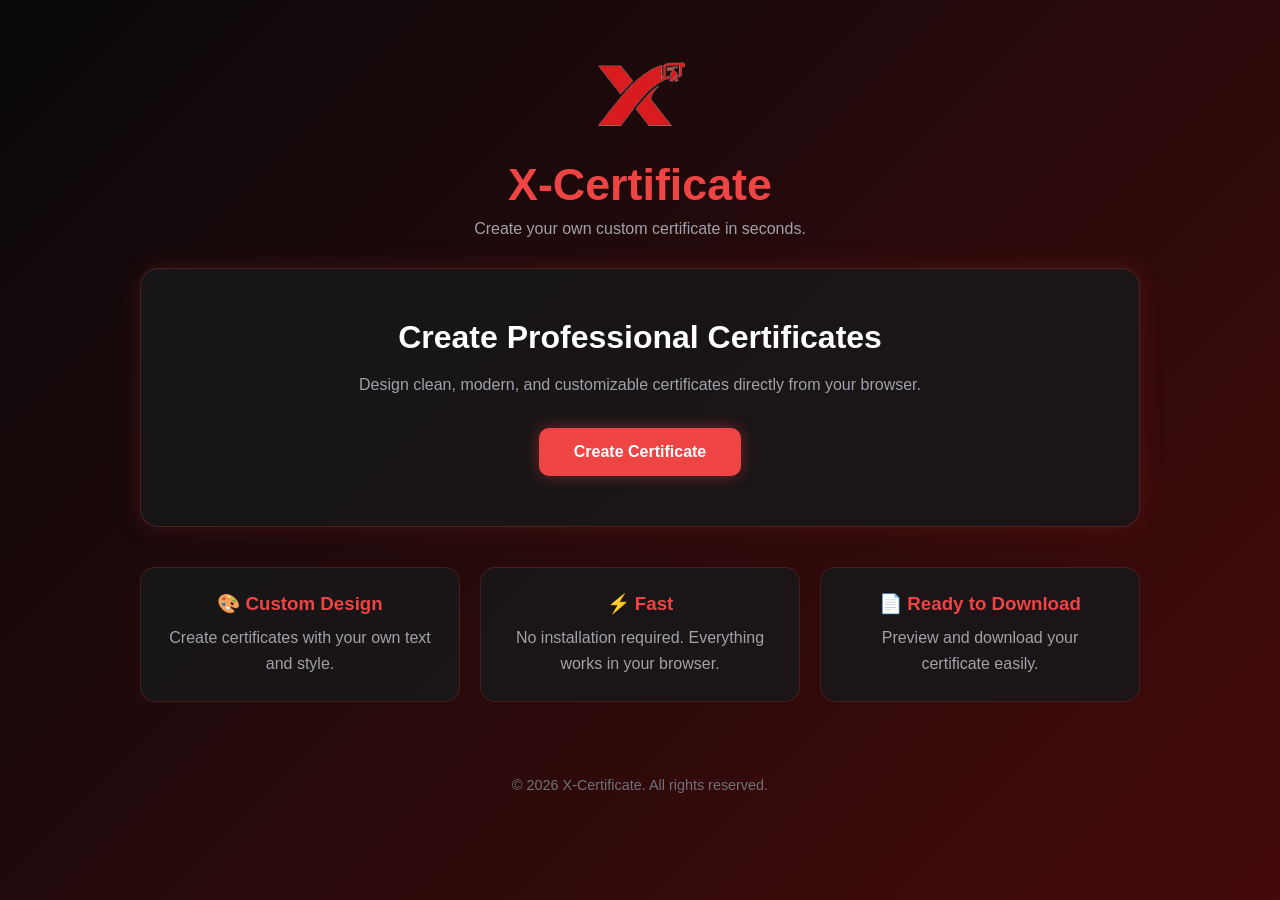
<file: index.html>
<!DOCTYPE html>
<html lang="en">
<head>
  <meta charset="UTF-8">
  <meta name="viewport" content="width=device-width, initial-scale=1.0">
  <title>X-Certificate</title>

  <meta name="description" content="Create beautiful custom certificates online with X-Certificate.">
  <meta name="theme-color" content="#0f172a">

  <link rel="icon" type="image/png" href="xc.png">
  <link rel="stylesheet" href="index.css">
</head>
<body>

  <header>
    <img src="xc.png" alt="X-Certificate Logo" class="logo">

    <h1>X-Certificate</h1>

    <p class="subtitle">
      Create your own custom certificate in seconds.
    </p>
  </header>

  <main>

    <section class="hero">

      <h2>Create Professional Certificates</h2>

      <p>
        Design clean, modern, and customizable certificates directly from your browser.
      </p>

      <a href="editor.html" class="start-btn">
        Create Certificate
      </a>

    </section>

    <section class="features">

      <div class="feature">
        <h3>🎨 Custom Design</h3>
        <p>Create certificates with your own text and style.</p>
      </div>

      <div class="feature">
        <h3>⚡ Fast</h3>
        <p>No installation required. Everything works in your browser.</p>
      </div>

      <div class="feature">
        <h3>📄 Ready to Download</h3>
        <p>Preview and download your certificate easily.</p>
      </div>

    </section>

  </main>

  <footer>
    <p>© 2026 X-Certificate. All rights reserved.</p>
  </footer>

  <script src="index.js"></script>

</body>
</html>
</file>
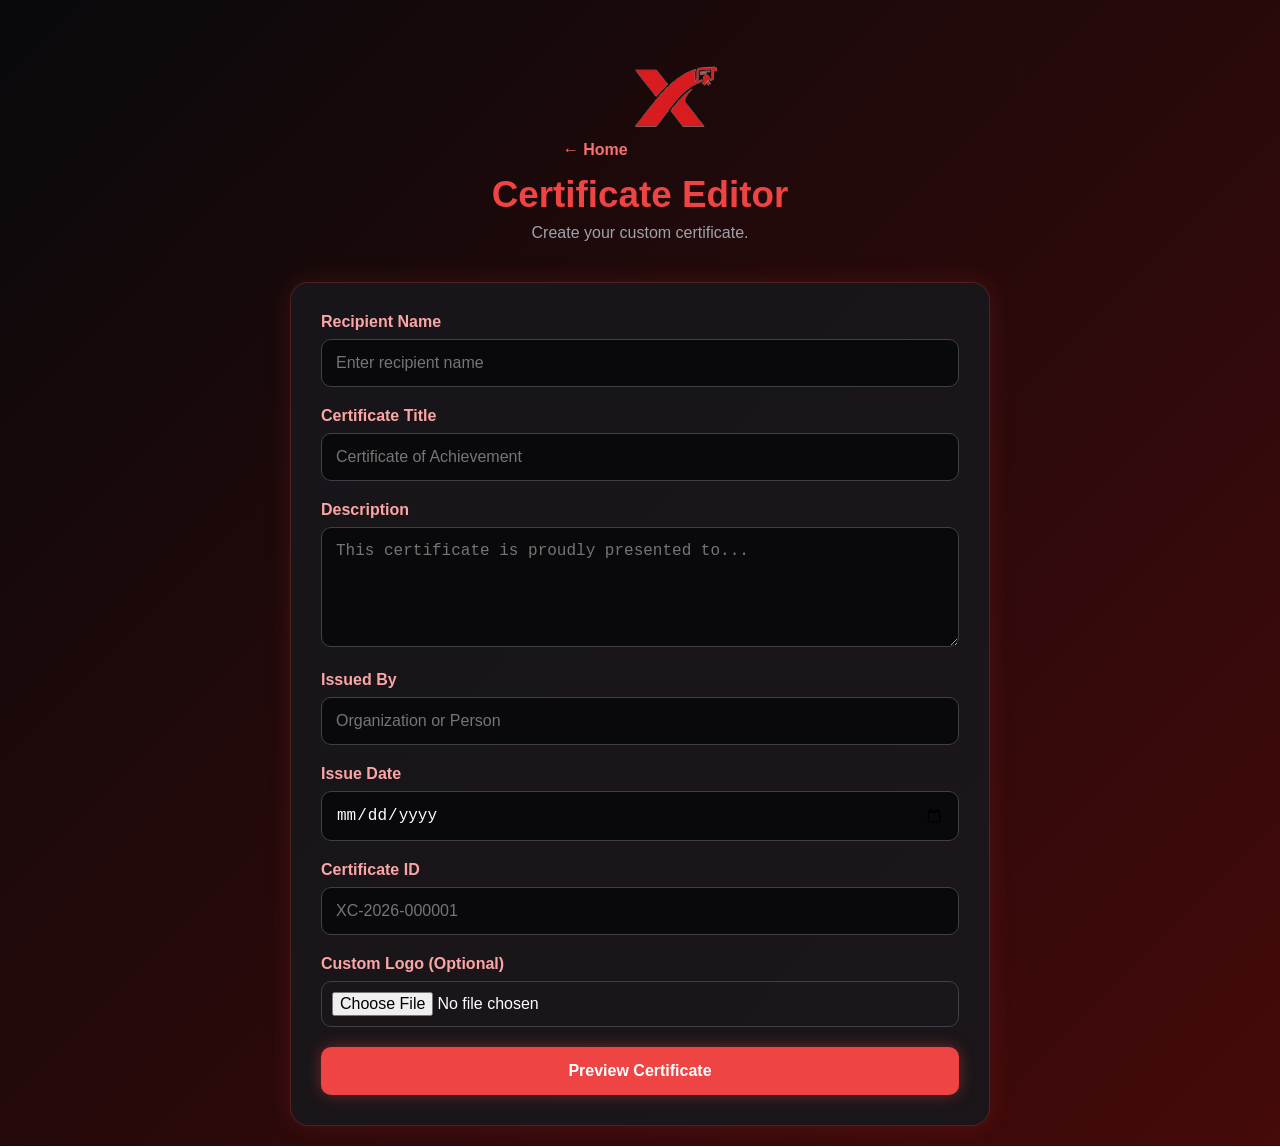
<file: download.html>
<!DOCTYPE html>
<html lang="en">
<head>
  <meta charset="UTF-8">
  <meta name="viewport" content="width=device-width, initial-scale=1.0">
  <title>Download Certificate • X-Certificate</title>

  <link rel="icon" type="image/png" href="xc.png">
  <link rel="stylesheet" href="download.css">
</head>
<body>

  <header>
    <a href="preview.html" class="back-btn">← Back to Preview</a>

    <img src="xc.png" alt="X-Certificate Logo" class="logo">

    <h1>Download Certificate</h1>

    <p>Your certificate is ready to download.</p>
  </header>

  <main>

    <section class="download-card">

      <img src="xc.png" alt="Certificate Logo" class="certificate-logo">

      <h2 id="downloadTitle">Certificate of Achievement</h2>

      <p>
        Your custom certificate has been generated successfully.
      </p>

      <div class="certificate-info">
        <p><strong>Recipient:</strong> <span id="downloadName">Recipient Name</span></p>
        <p><strong>Certificate ID:</strong> <span id="downloadId">XC-2026-000001</span></p>
        <p><strong>Issue Date:</strong> <span id="downloadDate">YYYY-MM-DD</span></p>
      </div>

      <div class="download-buttons">
        <button id="downloadPng">Download PNG</button>
        <button id="downloadPdf">Download PDF</button>
      </div>

      <br>

      <a href="index.html" class="home-btn">
        Back to Home
      </a>

    </section>

  </main>

  <script src="download.js"></script>

</body>
</html>
</file>
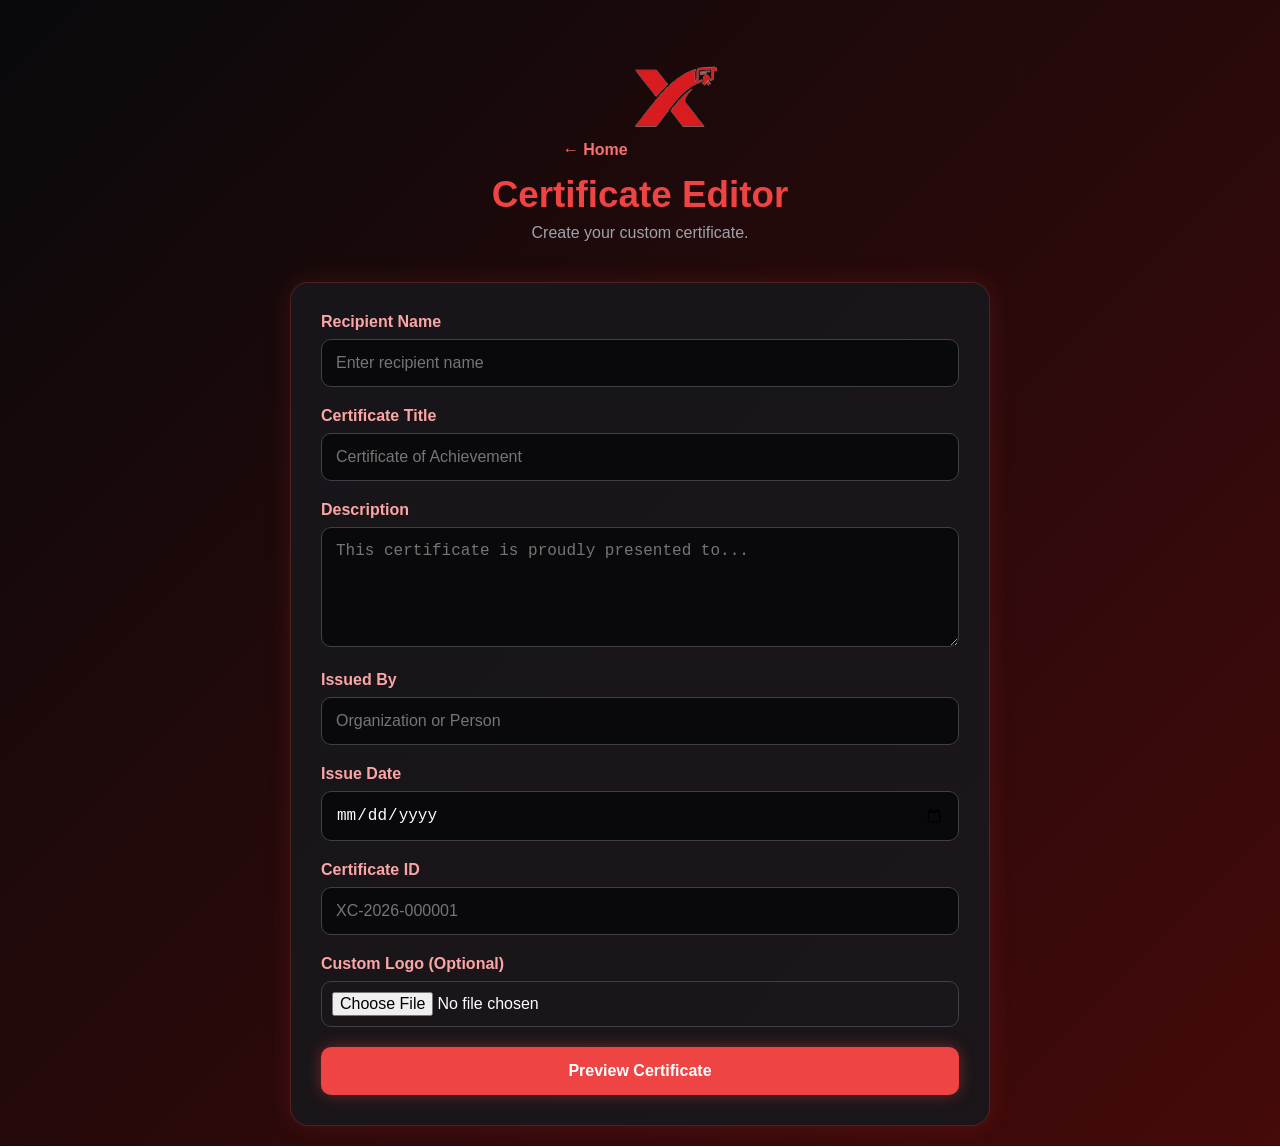
<file: editor.html>
<!DOCTYPE html>
<html lang="en">
<head>
  <meta charset="UTF-8">
  <meta name="viewport" content="width=device-width, initial-scale=1.0">
  <title>Certificate Editor • X-Certificate</title>

  <link rel="icon" type="image/png" href="xc.png">
  <link rel="stylesheet" href="editor.css">
</head>
<body>

  <header>
    <a href="index.html" class="back-btn">← Home</a>

    <img src="xc.png" alt="X-Certificate Logo" class="logo">

    <h1>Certificate Editor</h1>

    <p>Create your custom certificate.</p>
  </header>

  <main>

    <form id="certificateForm">

      <div class="form-group">
        <label for="recipientName">Recipient Name</label>
        <input
          type="text"
          id="recipientName"
          placeholder="Enter recipient name"
          required
        >
      </div>

      <div class="form-group">
        <label for="certificateTitle">Certificate Title</label>
        <input
          type="text"
          id="certificateTitle"
          placeholder="Certificate of Achievement"
          required
        >
      </div>

      <div class="form-group">
        <label for="description">Description</label>
        <textarea
          id="description"
          rows="4"
          placeholder="This certificate is proudly presented to..."
          required
        ></textarea>
      </div>

      <div class="form-group">
        <label for="issuer">Issued By</label>
        <input
          type="text"
          id="issuer"
          placeholder="Organization or Person"
          required
        >
      </div>

      <div class="form-group">
        <label for="date">Issue Date</label>
        <input
          type="date"
          id="date"
          required
        >
      </div>

      <div class="form-group">
        <label for="certificateId">Certificate ID</label>
        <input
          type="text"
          id="certificateId"
          placeholder="XC-2026-000001"
        >
      </div>

      <div class="form-group">
        <label for="logoUpload">Custom Logo (Optional)</label>
        <input
          type="file"
          id="logoUpload"
          accept="image/*"
        >
      </div>

      <button type="submit" class="preview-btn">
        Preview Certificate
      </button>

    </form>

  </main>

  <script src="editor.js"></script>

</body>
</html>
</file>
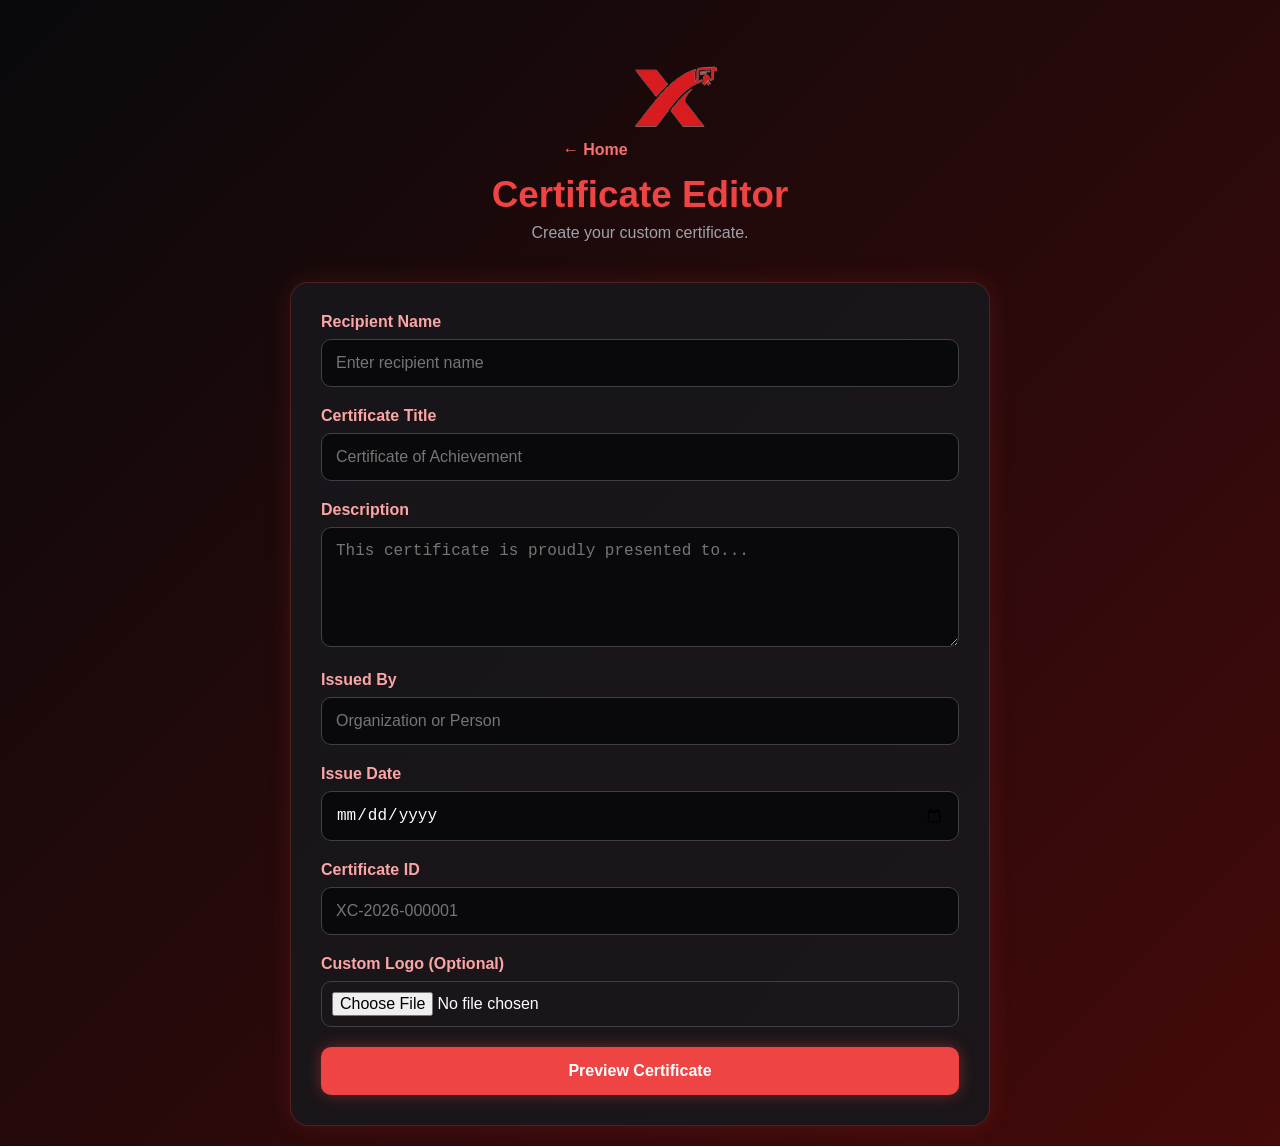
<file: preview.html>
<!DOCTYPE html>
<html lang="en">
<head>
  <meta charset="UTF-8">
  <meta name="viewport" content="width=device-width, initial-scale=1.0">
  <title>Certificate Preview • X-Certificate</title>

  <link rel="icon" type="image/png" href="xc.png">
  <link rel="stylesheet" href="preview.css">
</head>
<body>

  <header>
    <a href="editor.html" class="back-btn">← Back to Editor</a>

    <img src="xc.png" alt="X-Certificate Logo" class="logo">

    <h1>Certificate Preview</h1>

    <p>Preview your custom certificate before downloading.</p>
  </header>

  <main>

    <section class="certificate">

      <div class="certificate-header">
        <img src="xc.png" alt="Logo" class="certificate-logo">

        <h2 id="previewTitle">Certificate of Achievement</h2>
      </div>

      <p class="presented-text">
        This certificate is proudly presented to
      </p>

      <h1 id="previewName">Recipient Name</h1>

      <p id="previewDescription">
        Certificate description will appear here.
      </p>

      <div class="certificate-footer">

        <div class="footer-item">
          <span>Issued By</span>
          <strong id="previewIssuer">X-Certificate</strong>
        </div>

        <div class="footer-item">
          <span>Issue Date</span>
          <strong id="previewDate">YYYY-MM-DD</strong>
        </div>

        <div class="footer-item">
          <span>Certificate ID</span>
          <strong id="previewId">XC-2026-000001</strong>
        </div>

      </div>

    </section>

    <div class="actions">
      <button id="editBtn">Edit</button>
      <button id="downloadBtn">Download</button>
    </div>

  </main>

  <script src="preview.js"></script>

</body>
</html>
</file>
<file: index.css>
/* =========================
   X-Certificate
   index.css
   Red + Black Theme
========================= */

* {
    margin: 0;
    padding: 0;
    box-sizing: border-box;
}

body {
    font-family: Arial, Helvetica, sans-serif;
    background: linear-gradient(135deg, #09090b, #450a0a);
    color: #ffffff;
    min-height: 100vh;
}

header {
    text-align: center;
    padding: 50px 20px 30px;
}

.logo {
    width: 90px;
    height: 90px;
    margin-bottom: 15px;
}

header h1 {
    font-size: 2.8rem;
    margin-bottom: 10px;
    color: #ef4444;
}

.subtitle {
    color: #a1a1aa;
    font-size: 1rem;
}

main {
    width: 90%;
    max-width: 1000px;
    margin: auto;
}

.hero {
    text-align: center;
    background: rgba(24, 24, 27, 0.85);
    border: 1px solid rgba(239, 68, 68, 0.25);
    border-radius: 18px;
    padding: 50px 30px;
    margin-bottom: 40px;
    box-shadow: 0 0 25px rgba(239, 68, 68, 0.15);
}

.hero h2 {
    font-size: 2rem;
    margin-bottom: 15px;
}

.hero p {
    color: #a1a1aa;
    margin-bottom: 30px;
    line-height: 1.7;
}

.start-btn {
    display: inline-block;
    padding: 15px 35px;
    background: #ef4444;
    color: #ffffff;
    text-decoration: none;
    font-weight: bold;
    border-radius: 10px;
    transition: .25s;
    box-shadow: 0 0 15px rgba(239, 68, 68, 0.4);
}

.start-btn:hover {
    background: #dc2626;
    transform: translateY(-2px);
    box-shadow: 0 0 25px rgba(239, 68, 68, 0.6);
}

.features {
    display: grid;
    grid-template-columns: repeat(auto-fit, minmax(230px, 1fr));
    gap: 20px;
    margin-bottom: 50px;
}

.feature {
    background: rgba(24, 24, 27, 0.85);
    border: 1px solid rgba(239, 68, 68, 0.2);
    padding: 25px;
    border-radius: 15px;
    text-align: center;
}

.feature h3 {
    color: #ef4444;
    margin-bottom: 10px;
}

.feature p {
    color: #a1a1aa;
    line-height: 1.6;
}

footer {
    text-align: center;
    padding: 25px;
    color: #71717a;
    font-size: .9rem;
}
</file>
<file: download.css>
/* =========================
   X-Certificate
   download.css
   Red + Black Theme
========================= */

* {
    margin: 0;
    padding: 0;
    box-sizing: border-box;
}

body {
    font-family: Arial, Helvetica, sans-serif;
    background: linear-gradient(135deg, #09090b, #450a0a);
    color: #ffffff;
    min-height: 100vh;
}

header {
    text-align: center;
    padding: 40px 20px 20px;
}

.logo {
    width: 85px;
    height: 85px;
    margin: 15px 0;
}

header h1 {
    font-size: 2.3rem;
    margin-bottom: 8px;
    color: #ef4444;
}

header p {
    color: #a1a1aa;
}

.back-btn {
    display: inline-block;
    margin-bottom: 15px;
    color: #f87171;
    text-decoration: none;
    font-weight: bold;
    transition: .25s;
}

.back-btn:hover {
    color: #ffffff;
}

main {
    display: flex;
    justify-content: center;
    align-items: center;
    padding: 30px 20px;
}

.download-card {
    width: 100%;
    max-width: 650px;
    background: rgba(24, 24, 27, 0.9);
    border: 1px solid rgba(239, 68, 68, 0.3);
    border-radius: 18px;
    padding: 35px;
    text-align: center;
    box-shadow: 0 0 30px rgba(239, 68, 68, 0.2);
}

.certificate-logo {
    width: 90px;
    height: 90px;
    margin-bottom: 20px;
}

.download-card h2 {
    font-size: 2rem;
    margin-bottom: 12px;
    color: #ef4444;
}

.download-card p {
    color: #d4d4d8;
    line-height: 1.7;
}

.certificate-info {
    margin: 30px 0;
    padding: 20px;
    background: rgba(39, 39, 42, 0.8);
    border: 1px solid rgba(239, 68, 68, 0.2);
    border-radius: 12px;
    text-align: left;
}

.certificate-info p {
    margin: 12px 0;
    color: #ffffff;
}

.certificate-info strong {
    color: #ef4444;
}

.download-buttons {
    display: flex;
    justify-content: center;
    gap: 15px;
    flex-wrap: wrap;
    margin-top: 25px;
}

.download-buttons button {
    padding: 14px 24px;
    border: none;
    border-radius: 10px;
    background: #ef4444;
    color: #ffffff;
    font-size: 1rem;
    font-weight: bold;
    cursor: pointer;
    transition: .25s;
    box-shadow: 0 0 15px rgba(239, 68, 68, 0.35);
}

.download-buttons button:hover {
    background: #dc2626;
    transform: translateY(-2px);
    box-shadow: 0 0 25px rgba(239, 68, 68, 0.6);
}

.home-btn {
    display: inline-block;
    margin-top: 25px;
    padding: 14px 28px;
    border: 2px solid #ef4444;
    border-radius: 10px;
    color: #ef4444;
    text-decoration: none;
    font-weight: bold;
    transition: .25s;
}

.home-btn:hover {
    background: #ef4444;
    color: #ffffff;
    box-shadow: 0 0 20px rgba(239, 68, 68, 0.5);
}
</file>
<file: editor.css>
/* =========================
   X-Certificate
   editor.css
   Red + Black Theme
========================= */

* {
    margin: 0;
    padding: 0;
    box-sizing: border-box;
}

body {
    font-family: Arial, Helvetica, sans-serif;
    background: linear-gradient(135deg, #09090b, #450a0a);
    color: #ffffff;
    min-height: 100vh;
}

header {
    text-align: center;
    padding: 40px 20px 20px;
}

.logo {
    width: 85px;
    height: 85px;
    margin: 15px 0;
}

header h1 {
    font-size: 2.3rem;
    margin-bottom: 8px;
    color: #ef4444;
}

header p {
    color: #a1a1aa;
}

.back-btn {
    display: inline-block;
    margin-bottom: 15px;
    color: #f87171;
    text-decoration: none;
    font-weight: bold;
}

.back-btn:hover {
    color: #ffffff;
}

main {
    display: flex;
    justify-content: center;
    padding: 20px;
}

form {
    width: 100%;
    max-width: 700px;
    background: rgba(24, 24, 27, 0.9);
    border: 1px solid rgba(239, 68, 68, 0.25);
    box-shadow: 0 0 25px rgba(239, 68, 68, 0.15);
    border-radius: 18px;
    padding: 30px;
}

.form-group {
    margin-bottom: 20px;
}

label {
    display: block;
    margin-bottom: 8px;
    font-weight: bold;
    color: #fca5a5;
}

input,
textarea {
    width: 100%;
    padding: 14px;
    border: 1px solid #3f3f46;
    border-radius: 10px;
    outline: none;
    font-size: 1rem;
    background: #09090b;
    color: #ffffff;
}

input:focus,
textarea:focus {
    border-color: #ef4444;
    box-shadow: 0 0 10px rgba(239, 68, 68, 0.3);
}

textarea {
    resize: vertical;
    min-height: 120px;
}

input[type="file"] {
    background: transparent;
    color: #ffffff;
    padding: 10px;
}

.preview-btn {
    width: 100%;
    padding: 15px;
    border: none;
    border-radius: 10px;
    background: #ef4444;
    color: #ffffff;
    font-size: 1rem;
    font-weight: bold;
    cursor: pointer;
    transition: .25s;
    box-shadow: 0 0 15px rgba(239, 68, 68, 0.4);
}

.preview-btn:hover {
    background: #dc2626;
    transform: translateY(-2px);
    box-shadow: 0 0 25px rgba(239, 68, 68, 0.6);
}
</file>
<file: preview.css>
/* =========================
   X-Certificate
   preview.css
   Red + Black Theme
========================= */

* {
    margin: 0;
    padding: 0;
    box-sizing: border-box;
}

body {
    font-family: Arial, Helvetica, sans-serif;
    background: linear-gradient(135deg, #09090b, #450a0a);
    color: #ffffff;
    min-height: 100vh;
}

header {
    text-align: center;
    padding: 40px 20px 20px;
}

.logo {
    width: 85px;
    height: 85px;
    margin: 15px 0;
}

header h1 {
    font-size: 2.3rem;
    margin-bottom: 8px;
    color: #ef4444;
}

header p {
    color: #a1a1aa;
}

.back-btn {
    display: inline-block;
    margin-bottom: 15px;
    color: #f87171;
    text-decoration: none;
    font-weight: bold;
}

.back-btn:hover {
    color: #ffffff;
}

main {
    width: 90%;
    max-width: 1000px;
    margin: 30px auto;
}

.certificate {
    background: #ffffff;
    color: #111111;
    border-radius: 18px;
    padding: 50px;
    box-shadow: 0 0 35px rgba(239, 68, 68, 0.35);
    border: 4px solid #ef4444;
}

.certificate-header {
    text-align: center;
    margin-bottom: 30px;
}

.certificate-logo {
    width: 90px;
    height: 90px;
    margin-bottom: 15px;
}

.certificate-header h2 {
    font-size: 2rem;
    color: #b91c1c;
}

.presented-text {
    text-align: center;
    color: #52525b;
    margin-bottom: 15px;
}

#previewName {
    text-align: center;
    font-size: 2.8rem;
    color: #dc2626;
    margin-bottom: 20px;
}

#previewDescription {
    text-align: center;
    line-height: 1.8;
    color: #27272a;
    margin-bottom: 40px;
}

.certificate-footer {
    display: flex;
    justify-content: space-between;
    gap: 20px;
    flex-wrap: wrap;
    border-top: 2px solid #ef4444;
    padding-top: 25px;
}

.footer-item {
    flex: 1;
    min-width: 180px;
    text-align: center;
}

.footer-item span {
    display: block;
    color: #71717a;
    margin-bottom: 6px;
}

.footer-item strong {
    color: #18181b;
}

.actions {
    display: flex;
    justify-content: center;
    gap: 15px;
    margin: 35px 0;
}

.actions button {
    padding: 14px 28px;
    border: none;
    border-radius: 10px;
    background: #ef4444;
    color: #ffffff;
    font-size: 1rem;
    font-weight: bold;
    cursor: pointer;
    transition: .25s;
    box-shadow: 0 0 15px rgba(239, 68, 68, 0.4);
}

.actions button:hover {
    background: #dc2626;
    transform: translateY(-2px);
    box-shadow: 0 0 25px rgba(239, 68, 68, 0.6);
}
</file>
